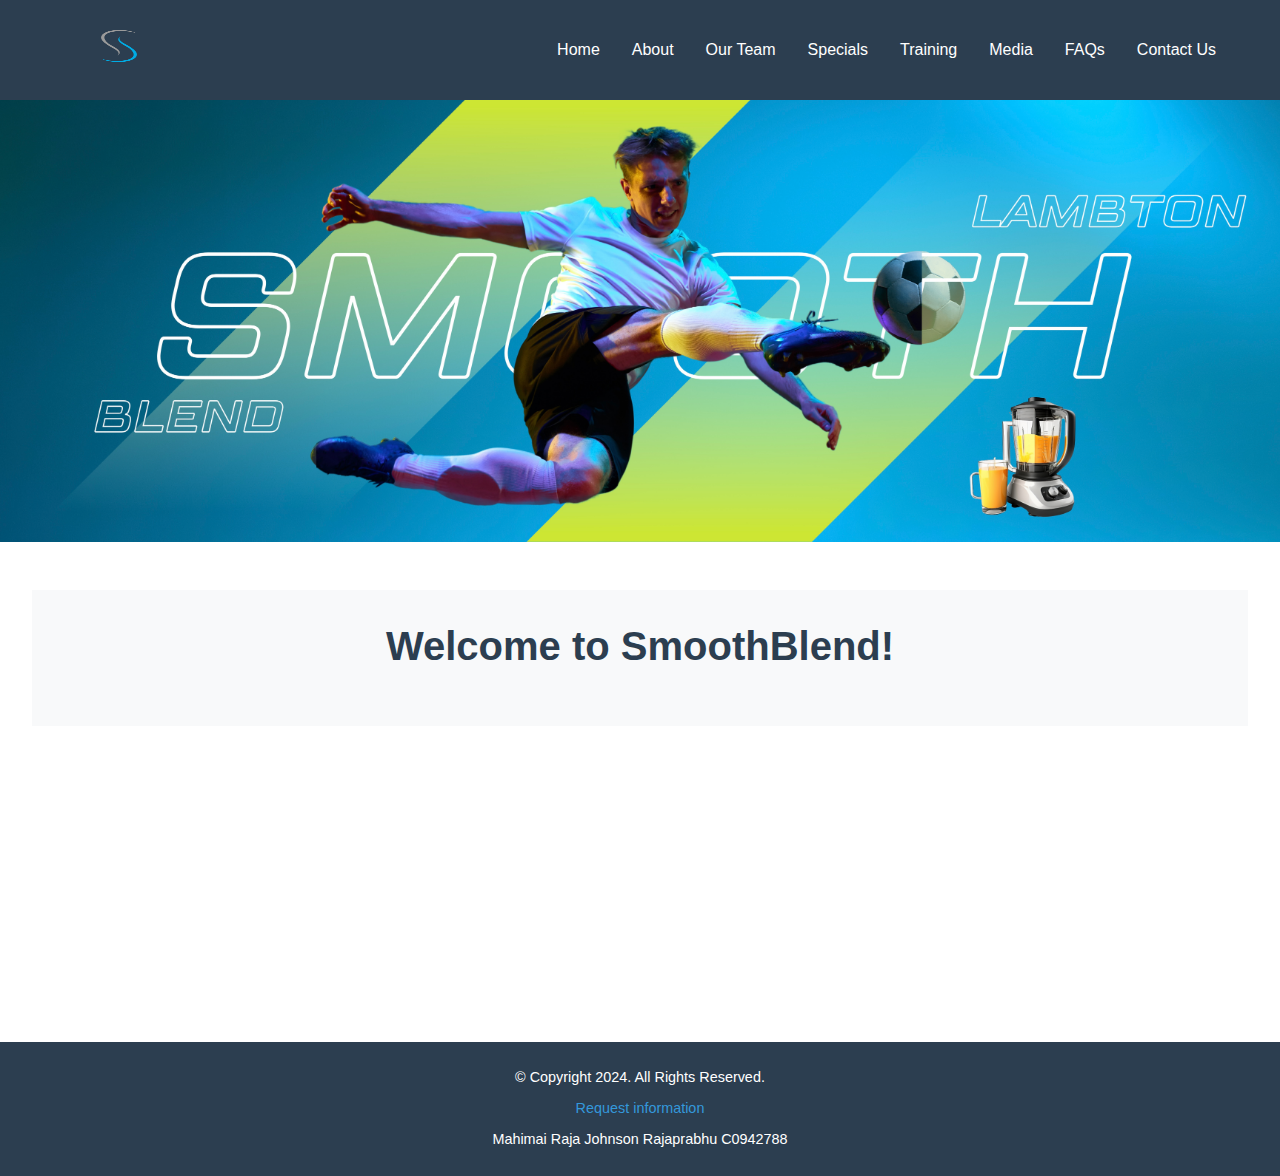
<file: index.html>
<!DOCTYPE html>
<html lang="en">
<head>
    <meta charset="UTF-8">
    <title>SmoothBlend</title>
    <meta name="viewport" content="width=device-width, initial-scale=1.0">
    <!-- Favicon -->
    <link rel="icon" type="image/x-icon" href="assets/favicon.ico">
    <link rel="apple-touch-icon" sizes="180x180" href="assets/logo.png">
    <link rel="icon" type="image/png" sizes="32x32" href="assets/logo.png">
    <link rel="icon" type="image/png" sizes="16x16" href="assets/logo.png">
    <!-- External CSS and JavaScript -->
    <link rel="stylesheet" href="styles/styles.css">
    <script src="script.js" defer></script>
</head>
<!-- 
    Author: Mahimai Raja Johnson Rajaprabhu
    Student Number: C0942788
-->
<body>


    <nav>
        <div class="logo">
            <a href="index.html">
                <img src="assets/logo.png" alt="SmoothBlend Logo" width="100" height="50">
            </a>
        </div>
        <ul class="nav-links">
            <li><a href="index.html">Home</a></li>
            <li><a href="about.html">About</a></li>
            <li><a href="team.html">Our Team</a></li>
            <li><a href="specials.html">Specials</a></li>
            <li><a href="training.html">Training</a></li>
            <li><a href="media.html">Media</a></li>
            <li><a href="faqs.html">FAQs</a></li>
            <li><a href="contact.html">Contact Us</a></li>
        </ul>
    </nav>

    <header>
        <img src="assets/banner.jpg" alt="SmoothBlend Banner" width="100%" height="350">
    </header>

    <main>
        <div class="welcome-section">
            <h1 id="welcome-message">Welcome to SmoothBlend!</h1>

        </div>
    </main>

    <footer>
        <p>© Copyright 2024. All Rights Reserved.</p>
        <p><a href="mailto:info@smoothblend.com">Request information</a></p>
        <p>Mahimai Raja Johnson Rajaprabhu   C0942788</p>
    </footer>
</body>
</html>
</file>
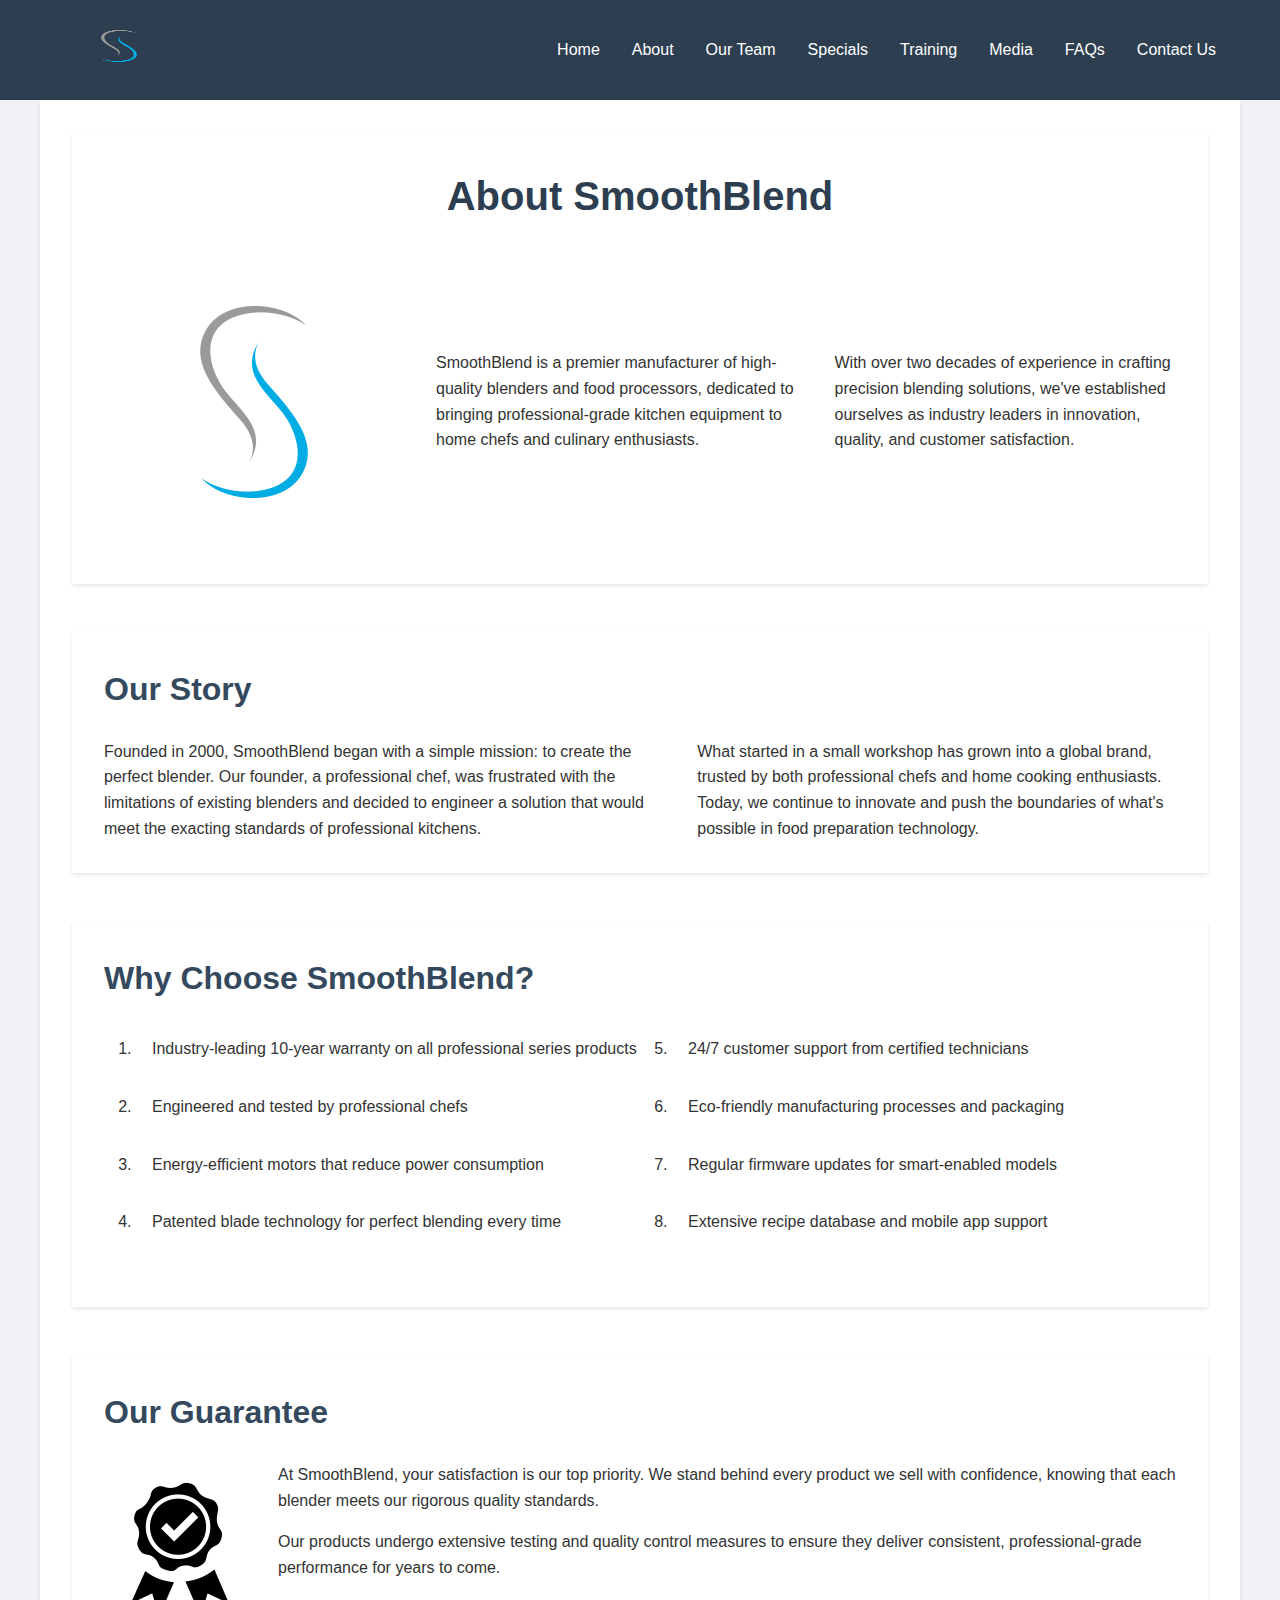
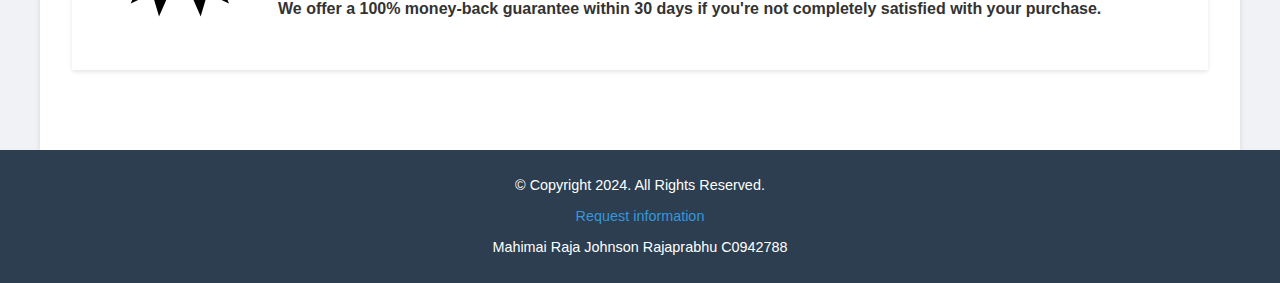
<file: about.html>
<!DOCTYPE html>
<html lang="en">
<head>
    <meta charset="UTF-8">
    <meta name="viewport" content="width=device-width, initial-scale=1.0">
    <title>About - SmoothBlend</title>
    <!-- External CSS and JavaScript -->
    <link rel="stylesheet" href="styles/styles.css">
    <link rel="stylesheet" href="styles/about.css">
    <!-- Favicon -->
    <link rel="icon" type="image/x-icon" href="assets/favicon.ico">
    <link rel="apple-touch-icon" sizes="180x180" href="assets/logo.png">
    <link rel="icon" type="image/png" sizes="32x32" href="assets/logo.png">
    <link rel="icon" type="image/png" sizes="16x16" href="assets/logo.png">
    <script src="script.js" defer></script>
</head>
<!-- 
    Author: Mahimai Raja Johnson Rajaprabhu
    Student Number: C0942788
-->
<body>
    <nav>
        <div class="logo">
            <a href="index.html">
                <img src="assets/logo.png" alt="SmoothBlend Logo" width="100" height="50">
            </a>
        </div>
        <ul class="nav-links">
            <li><a href="index.html">Home</a></li>
            <li><a href="about.html">About</a></li>
            <li><a href="team.html">Our Team</a></li>
            <li><a href="specials.html">Specials</a></li>
            <li><a href="training.html">Training</a></li>
            <li><a href="media.html">Media</a></li>
            <li><a href="faqs.html">FAQs</a></li>
            <li><a href="contact.html">Contact Us</a></li>
        </ul>
    </nav>

    <main class="about-container">
        <section class="about-section">
            <h1>About SmoothBlend</h1>
            <div class="about-content">
                <img src="assets/logo.png" alt="SmoothBlend Showroom" class="about-image">
                <p>SmoothBlend is a premier manufacturer of high-quality blenders and food processors, dedicated to bringing professional-grade kitchen equipment to home chefs and culinary enthusiasts.</p>
                <p>With over two decades of experience in crafting precision blending solutions, we've established ourselves as industry leaders in innovation, quality, and customer satisfaction.</p>
            </div>
        </section>

        <section class="story-section">
            <h2>Our Story</h2>
            <div class="story-content">
                <p>Founded in 2000, SmoothBlend began with a simple mission: to create the perfect blender. Our founder, a professional chef, was frustrated with the limitations of existing blenders and decided to engineer a solution that would meet the exacting standards of professional kitchens.</p>
                <p>What started in a small workshop has grown into a global brand, trusted by both professional chefs and home cooking enthusiasts. Today, we continue to innovate and push the boundaries of what's possible in food preparation technology.</p>
            </div>
        </section>

        <section class="reasons-section">
            <h2>Why Choose SmoothBlend?</h2>
            <ol class="reasons-list">
                <li>Industry-leading 10-year warranty on all professional series products</li>
                <li>Engineered and tested by professional chefs</li>
                <li>Energy-efficient motors that reduce power consumption</li>
                <li>Patented blade technology for perfect blending every time</li>
                <li>24/7 customer support from certified technicians</li>
                <li>Eco-friendly manufacturing processes and packaging</li>
                <li>Regular firmware updates for smart-enabled models</li>
                <li>Extensive recipe database and mobile app support</li>
            </ol>
        </section>

        <section class="guarantee-section">
            <h2>Our Guarantee</h2>
            <div class="guarantee-content">
                <img src="assets/quality.png" alt="Quality Guarantee Seal" class="guarantee-seal">
                <div class="guarantee-text">
                    <p>At SmoothBlend, your satisfaction is our top priority. We stand behind every product we sell with confidence, knowing that each blender meets our rigorous quality standards.</p>
                    <p>Our products undergo extensive testing and quality control measures to ensure they deliver consistent, professional-grade performance for years to come.</p>
                    <p><strong>We offer a 100% money-back guarantee within 30 days if you're not completely satisfied with your purchase.</strong></p>
                </div>
            </div>
        </section>
    </main>

    <footer>
        <p>© Copyright 2024. All Rights Reserved.</p>
        <p><a href="mailto:info@smoothblend.com">Request information</a></p>
        <p>Mahimai Raja Johnson Rajaprabhu   C0942788</p>
    </footer>
</body>
</html>
</file>
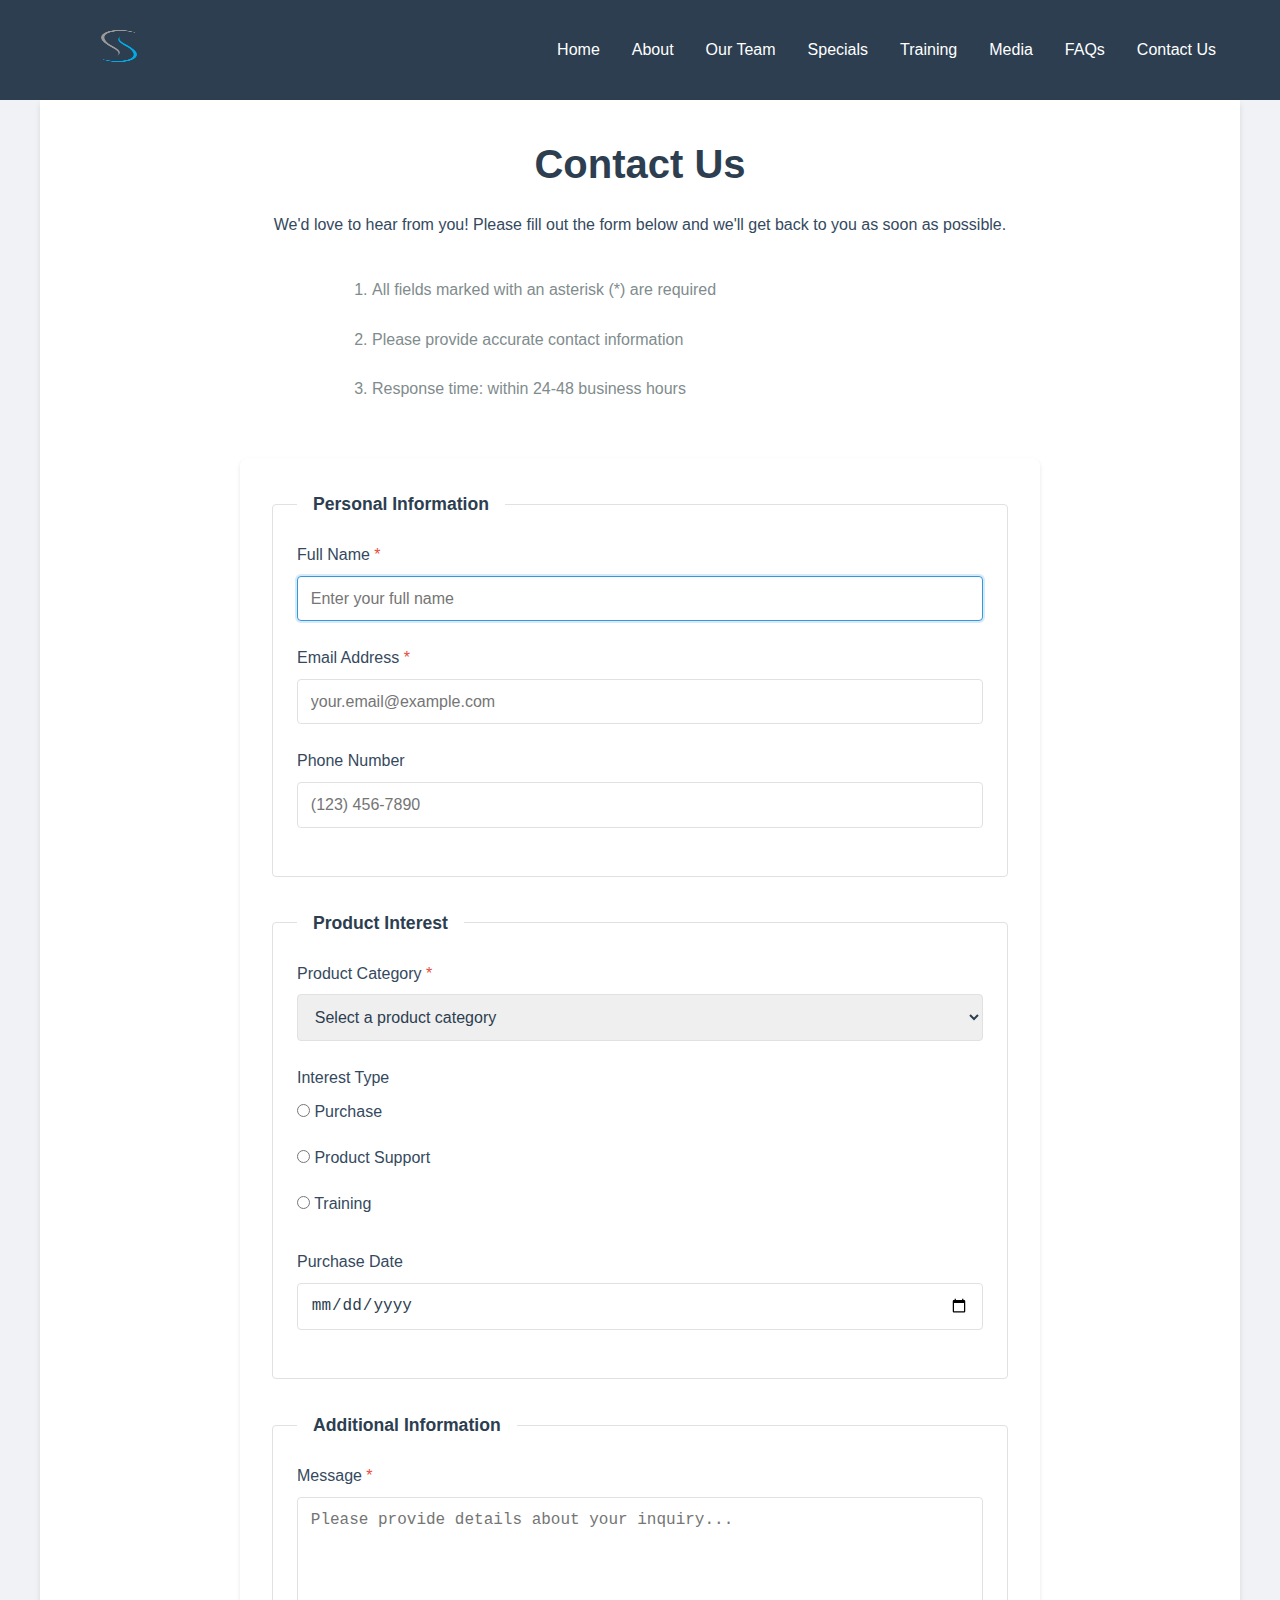
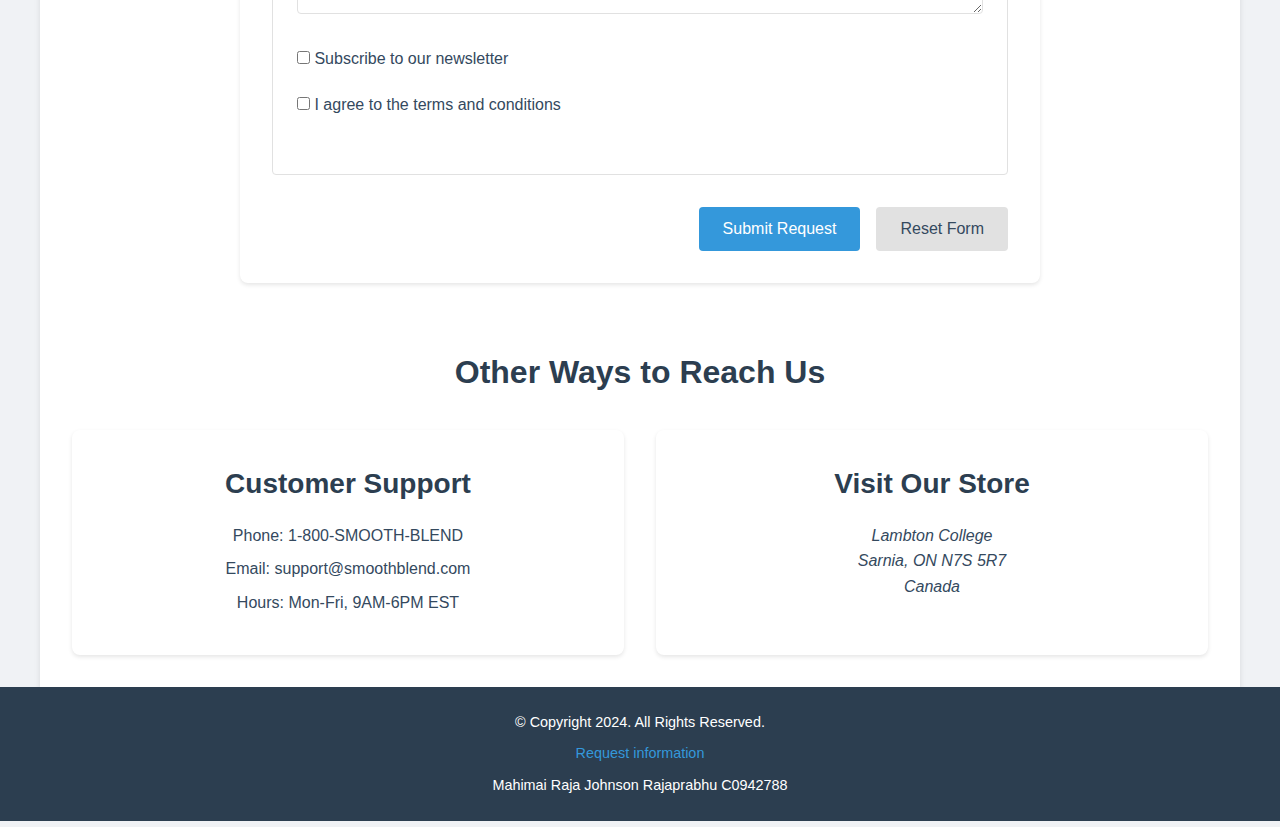
<file: contact.html>
<!DOCTYPE html>
<html lang="en">
<head>
    <meta charset="UTF-8">
    <meta name="viewport" content="width=device-width, initial-scale=1.0">
    <title>Contact Us - SmoothBlend</title>
    <!-- External CSS and JavaScript -->
    <link rel="stylesheet" href="styles/styles.css">
    <link rel="stylesheet" href="styles/contact.css">
    <!-- Favicon -->
    <link rel="icon" type="image/x-icon" href="assets/favicon.ico">
    <link rel="apple-touch-icon" sizes="180x180" href="assets/logo.png">
    <link rel="icon" type="image/png" sizes="32x32" href="assets/logo.png">
    <link rel="icon" type="image/png" sizes="16x16" href="assets/logo.png">
    <script src="script.js" defer></script>
</head>
<!-- 
    Author: Mahimai Raja Johnson Rajaprabhu
    Student Number: C0942788
-->
<body>
    <nav>
        <div class="logo">
            <a href="index.html">
                <img src="assets/logo.png" alt="SmoothBlend Logo" width="100" height="50">
            </a>
        </div>
        <ul class="nav-links">
            <li><a href="index.html">Home</a></li>
            <li><a href="about.html">About</a></li>
            <li><a href="team.html">Our Team</a></li>
            <li><a href="specials.html">Specials</a></li>
            <li><a href="training.html">Training</a></li>
            <li><a href="media.html">Media</a></li>
            <li><a href="faqs.html">FAQs</a></li>
            <li><a href="contact.html">Contact Us</a></li>
        </ul>
    </nav>

    <main class="contact-container">
        <section class="contact-intro">
            <h1>Contact Us</h1>
            <p>We'd love to hear from you! Please fill out the form below and we'll get back to you as soon as possible.</p>
            
            <ol class="form-instructions">
                <li>All fields marked with an asterisk (*) are required</li>
                <li>Please provide accurate contact information</li>
                <li>Response time: within 24-48 business hours</li>
            </ol>
        </section>

        <section class="contact-form-section">
            <form class="contact-form" action="#" method="POST">
                <fieldset>
                    <legend>Personal Information</legend>
                    
                    <div class="form-group">
                        <label for="fullname">Full Name</label>
                        <input type="text" id="fullname" name="fullname" required autofocus
                               placeholder="Enter your full name">
                    </div>

                    <div class="form-group">
                        <label for="email">Email Address</label>
                        <input type="email" id="email" name="email" required
                               placeholder="your.email@example.com">
                    </div>

                    <div class="form-group">
                        <label for="phone">Phone Number</label>
                        <input type="tel" id="phone" name="phone"
                               placeholder="(123) 456-7890">
                    </div>
                </fieldset>

                <fieldset>
                    <legend>Product Interest</legend>
                    
                    <div class="form-group">
                        <label for="product">Product Category</label>
                        <select id="product" name="product" required>
                            <option value="">Select a product category</option>
                            <option value="blender">Blenders</option>
                            <option value="processor">Food Processors</option>
                            <option value="juicer">Juicers</option>
                            <option value="accessories">Accessories</option>
                        </select>
                    </div>

                    <div class="form-group">
                        <label>Interest Type</label>
                        <div class="radio-group">
                            <label class="radio-label">
                                <input type="radio" name="interest" value="purchase" required>
                                Purchase
                            </label>
                            <label class="radio-label">
                                <input type="radio" name="interest" value="support" required>
                                Product Support
                            </label>
                            <label class="radio-label">
                                <input type="radio" name="interest" value="training" required>
                                Training
                            </label>
                        </div>
                    </div>

                    <div class="form-group">
                        <label for="purchase-date">Purchase Date</label>
                        <input type="date" id="purchase-date" name="purchase-date">
                    </div>
                </fieldset>

                <fieldset>
                    <legend>Additional Information</legend>
                    
                    <div class="form-group">
                        <label for="message">Message</label>
                        <textarea id="message" name="message" rows="5" required
                                  placeholder="Please provide details about your inquiry..."></textarea>
                    </div>

                    <div class="form-group checkbox-group">
                        <label class="checkbox-label">
                            <input type="checkbox" name="newsletter" value="yes">
                            Subscribe to our newsletter
                        </label>
                        <label class="checkbox-label">
                            <input type="checkbox" name="terms" value="accepted" required>
                            I agree to the terms and conditions
                        </label>
                    </div>
                </fieldset>

                <div class="form-actions">
                    <button type="submit" class="btn-submit">Submit Request</button>
                    <button type="reset" class="btn-reset">Reset Form</button>
                </div>
            </form>
        </section>

        <section class="contact-info">
            <h2>Other Ways to Reach Us</h2>
            <div class="contact-cards">
                <div class="contact-card">
                    <h3>Customer Support</h3>
                    <p>Phone: 1-800-SMOOTH-BLEND</p>
                    <p>Email: support@smoothblend.com</p>
                    <p>Hours: Mon-Fri, 9AM-6PM EST</p>
                </div>
                <div class="contact-card">
                    <h3>Visit Our Store</h3>
                    <address>
                        Lambton College<br>
                        Sarnia, ON N7S 5R7<br>
                        Canada
                    </address>
                </div>
            </div>
        </section>
    </main>

    <footer>
        <p>© Copyright 2024. All Rights Reserved.</p>
        <p><a href="mailto:info@smoothblend.com">Request information</a></p>
        <p>Mahimai Raja Johnson Rajaprabhu   C0942788</p>
    </footer>
</body>
</html>
</file>
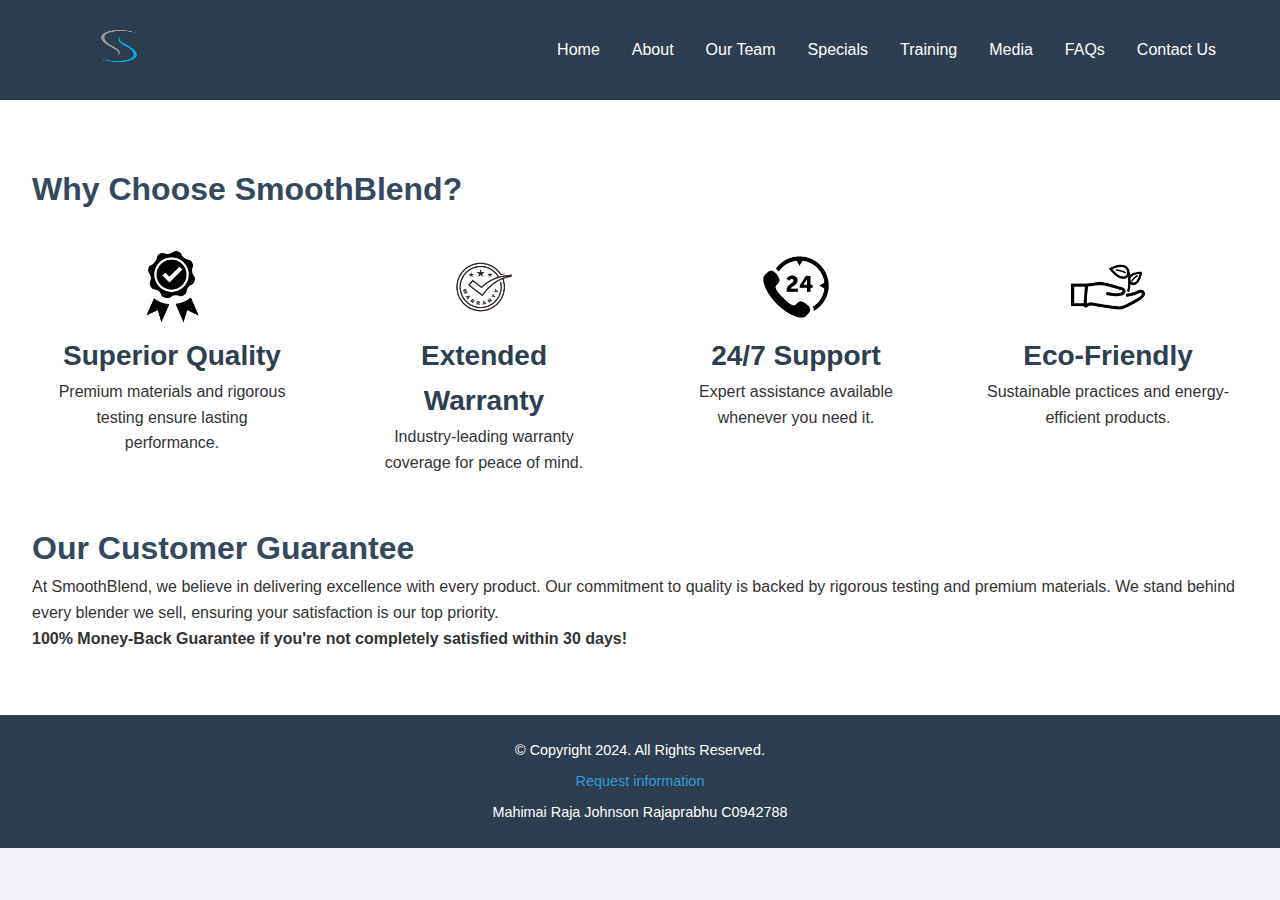
<file: specials.html>
<!DOCTYPE html>
<html lang="en">
<head>
    <meta charset="UTF-8">
    <meta name="viewport" content="width=device-width, initial-scale=1.0">
    <title>Specials - SmoothBlend</title>
    <!-- Favicon -->
    <link rel="icon" type="image/x-icon" href="assets/favicon.ico">
    <link rel="apple-touch-icon" sizes="180x180" href="assets/logo.png">
    <link rel="icon" type="image/png" sizes="32x32" href="assets/logo.png">
    <link rel="icon" type="image/png" sizes="16x16" href="assets/logo.png">
    <!-- External CSS and JavaScript -->
    <link rel="stylesheet" href="styles/styles.css">
    <script src="script.js" defer></script>
</head>
<!-- 
    Author: Mahimai Raja Johnson Rajaprabhu
    Student Number: C0942788
-->
<body>
    <!-- Navigation Bar -->
    <nav>
        <div class="logo">
            <a href="index.html">
                <img src="assets/logo.png" alt="SmoothBlend Logo" width="100" height="50">
            </a>
        </div>
        <ul class="nav-links">
            <li><a href="index.html">Home</a></li>
            <li><a href="about.html">About</a></li>
            <li><a href="team.html">Our Team</a></li>
            <li><a href="specials.html">Specials</a></li>
            <li><a href="training.html">Training</a></li>
            <li><a href="media.html">Media</a></li>
            <li><a href="faqs.html">FAQs</a></li>
            <li><a href="contact.html">Contact Us</a></li>
        </ul>
    </nav>


    <main>



        <!-- Why Choose Us Section -->
        <section class="why-choose-us">
            <h2>Why Choose SmoothBlend?</h2>
            <div class="reasons-grid">
                <div class="reason">
                    <img src="assets/quality.png" alt="Quality Icon" width="80" height="80">
                    <h3>Superior Quality</h3>
                    <p>Premium materials and rigorous testing ensure lasting performance.</p>
                </div>
                <div class="reason">
                    <img src="assets/warrenty.png" alt="Warranty Icon" width="80" height="80">
                    <h3>Extended Warranty</h3>
                    <p>Industry-leading warranty coverage for peace of mind.</p>
                </div>
                <div class="reason">
                    <img src="assets/support.png" alt="Support Icon" width="80" height="80">
                    <h3>24/7 Support</h3>
                    <p>Expert assistance available whenever you need it.</p>
                </div>
                <div class="reason">
                    <img src="assets/eco_friendly.png" alt="Eco-friendly Icon" width="80" height="80">
                    <h3>Eco-Friendly</h3>
                    <p>Sustainable practices and energy-efficient products.</p>
                </div>
            </div>
        </section>

                <!-- Customer Guarantee Section -->
                <section class="guarantee">
                    <h2>Our Customer Guarantee</h2>
                    <div class="guarantee-content">
                        <div class="guarantee-text">
                            <p>At SmoothBlend, we believe in delivering excellence with every product. Our commitment to quality 
                            is backed by rigorous testing and premium materials. We stand behind every blender we sell, ensuring 
                            your satisfaction is our top priority.</p>
                            <p><strong>100% Money-Back Guarantee if you're not completely satisfied within 30 days!</strong></p>
                     </div>
            </div>
        </section>
    </main>

    <!-- Footer Section -->
    <footer>
        <p>© Copyright 2024. All Rights Reserved.</p>
        <p><a href="mailto:info@smoothblend.com">Request information</a></p>
        <p>Mahimai Raja Johnson Rajaprabhu   C0942788</p>
    </footer>
</body>
</html>
</file>
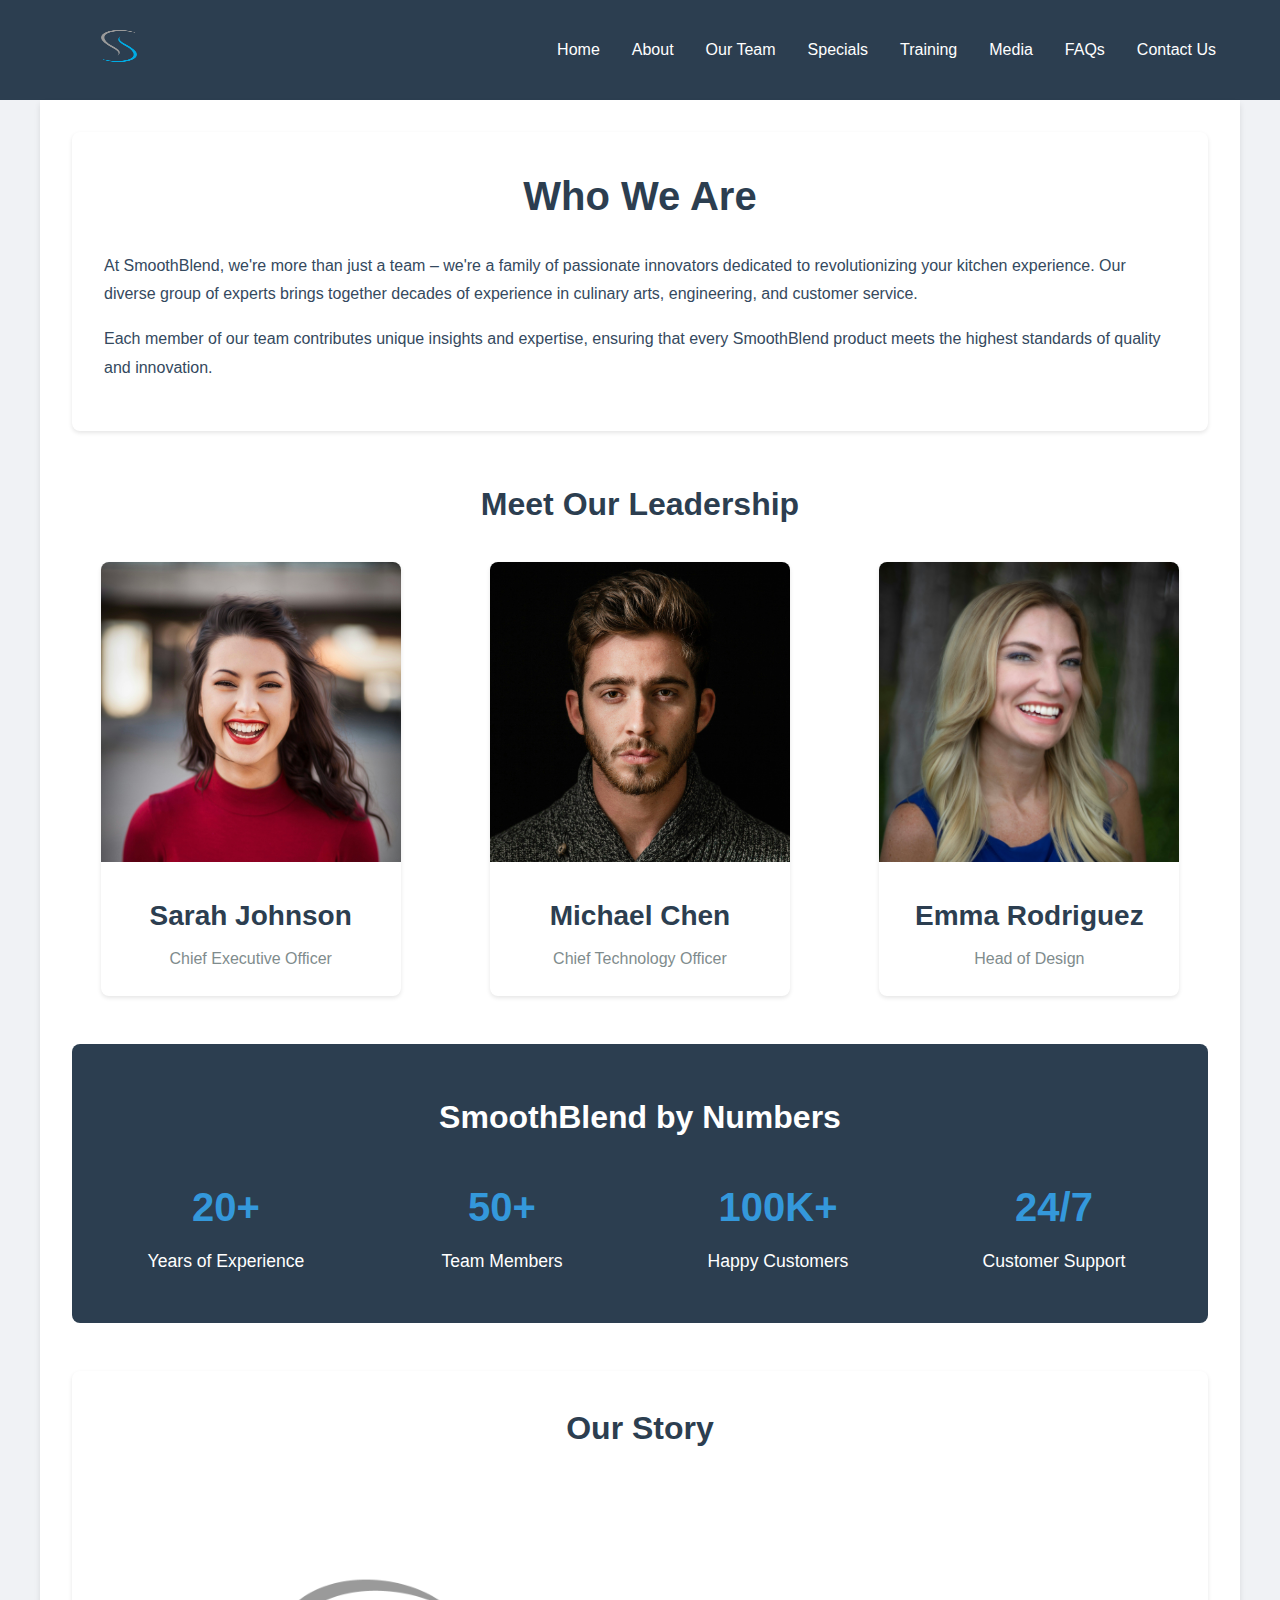
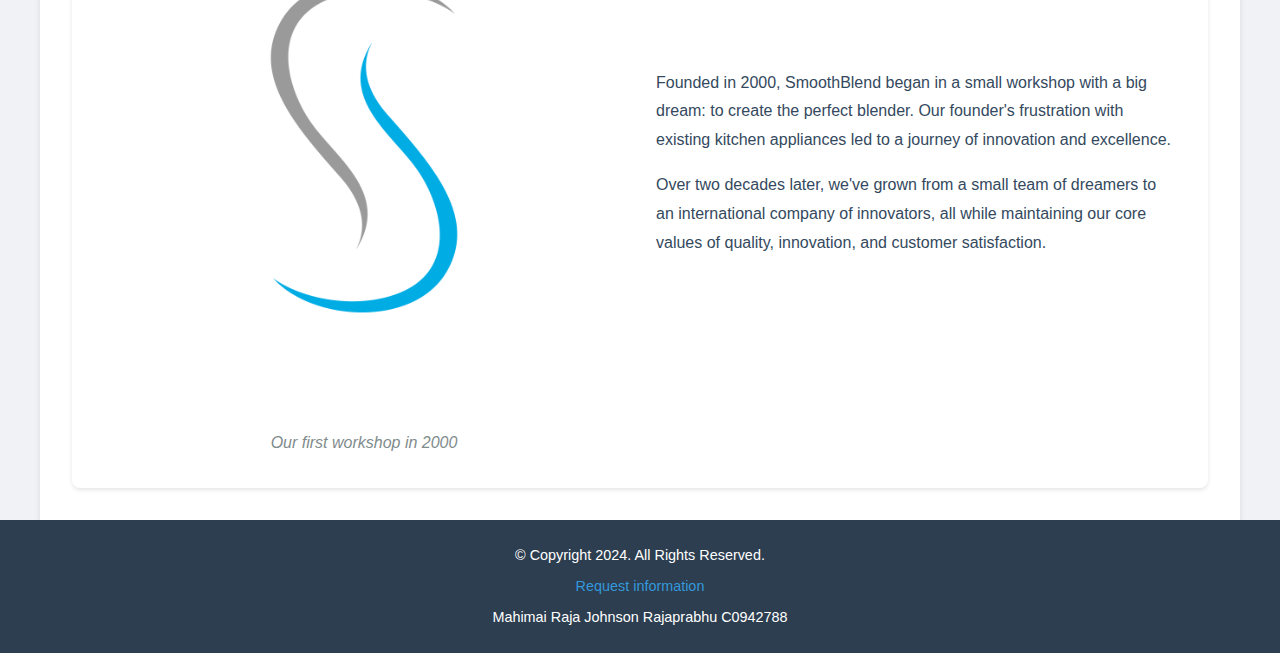
<file: team.html>
<!DOCTYPE html>
<html lang="en">
<head>
    <meta charset="UTF-8">
    <meta name="viewport" content="width=device-width, initial-scale=1.0">
    <title>Our Team - SmoothBlend</title>
    <!-- Favicon -->
    <link rel="icon" type="image/x-icon" href="assets/favicon.ico">
    <link rel="apple-touch-icon" sizes="180x180" href="assets/logo.png">
    <link rel="icon" type="image/png" sizes="32x32" href="assets/logo.png">
    <link rel="icon" type="image/png" sizes="16x16" href="assets/logo.png">
    <!-- External CSS and JavaScript -->
    <link rel="stylesheet" href="styles/styles.css">
    <link rel="stylesheet" href="styles/team.css">
    <script src="script.js" defer></script>
</head>
<!-- 
    Author: Mahimai Raja Johnson Rajaprabhu
    Student Number: C0942788
-->
<body>
    <nav>
        <div class="logo">
            <a href="index.html">
                <img src="assets/logo.png" alt="SmoothBlend Logo" width="100" height="50">
            </a>
        </div>
        <ul class="nav-links">
            <li><a href="index.html">Home</a></li>
            <li><a href="about.html">About</a></li>
            <li><a href="team.html">Our Team</a></li>
            <li><a href="specials.html">Specials</a></li>
            <li><a href="training.html">Training</a></li>
            <li><a href="media.html">Media</a></li>
            <li><a href="faqs.html">FAQs</a></li>
            <li><a href="contact.html">Contact Us</a></li>
        </ul>
    </nav>

    <main class="team-container">
        <article class="team-intro">
            <h1>Who We Are</h1>
            <p>At SmoothBlend, we're more than just a team – we're a family of passionate innovators dedicated to revolutionizing your kitchen experience. Our diverse group of experts brings together decades of experience in culinary arts, engineering, and customer service.</p>
            <p>Each member of our team contributes unique insights and expertise, ensuring that every SmoothBlend product meets the highest standards of quality and innovation.</p>
        </article>

        <section class="team-members">
            <h2>Meet Our Leadership</h2>
            <div class="team-grid">
                <figure class="team-member">
                    <img src="assets/person1.jpg" alt="Chief Executive Officer" width="300" height="300">
                    <figcaption>
                        <h3>Sarah Johnson</h3>
                        <p>Chief Executive Officer</p>
                    </figcaption>
                </figure>

                <figure class="team-member">
                    <img src="assets/person2.jpg" alt="Chief Technology Officer" width="300" height="300">
                    <figcaption>
                        <h3>Michael Chen</h3>
                        <p>Chief Technology Officer</p>
                    </figcaption>
                </figure>

                <figure class="team-member">
                    <img src="assets/person3.jpg" alt="Head of Design" width="300" height="300">
                    <figcaption>
                        <h3>Emma Rodriguez</h3>
                        <p>Head of Design</p>
                    </figcaption>
                </figure>
            </div>
        </section>

        <aside class="team-stats">
            <h2>SmoothBlend by Numbers</h2>
            <div class="stats-grid">
                <div class="stat-item">
                    <h3>20+</h3>
                    <p>Years of Experience</p>
                </div>
                <div class="stat-item">
                    <h3>50+</h3>
                    <p>Team Members</p>
                </div>
                <div class="stat-item">
                    <h3>100K+</h3>
                    <p>Happy Customers</p>
                </div>
                <div class="stat-item">
                    <h3>24/7</h3>
                    <p>Customer Support</p>
                </div>
            </div>
        </aside>

        <section class="our-story">
            <h2>Our Story</h2>
            <div class="story-content">
                <figure class="story-image">
                    <img src="assets/logo.png" alt="SmoothBlend's First Workshop" width="400" height="300">
                    <figcaption>Our first workshop in 2000</figcaption>
                </figure>
                <div class="story-text">
                    <p>Founded in 2000, SmoothBlend began in a small workshop with a big dream: to create the perfect blender. Our founder's frustration with existing kitchen appliances led to a journey of innovation and excellence.</p>
                    <p>Over two decades later, we've grown from a small team of dreamers to an international company of innovators, all while maintaining our core values of quality, innovation, and customer satisfaction.</p>
                </div>
            </div>
        </section>
    </main>

    <footer>
        <p>© Copyright 2024. All Rights Reserved.</p>
        <p><a href="mailto:info@smoothblend.com">Request information</a></p>
        <p>Mahimai Raja Johnson Rajaprabhu   C0942788</p>
    </footer>
</body>
</html>
</file>
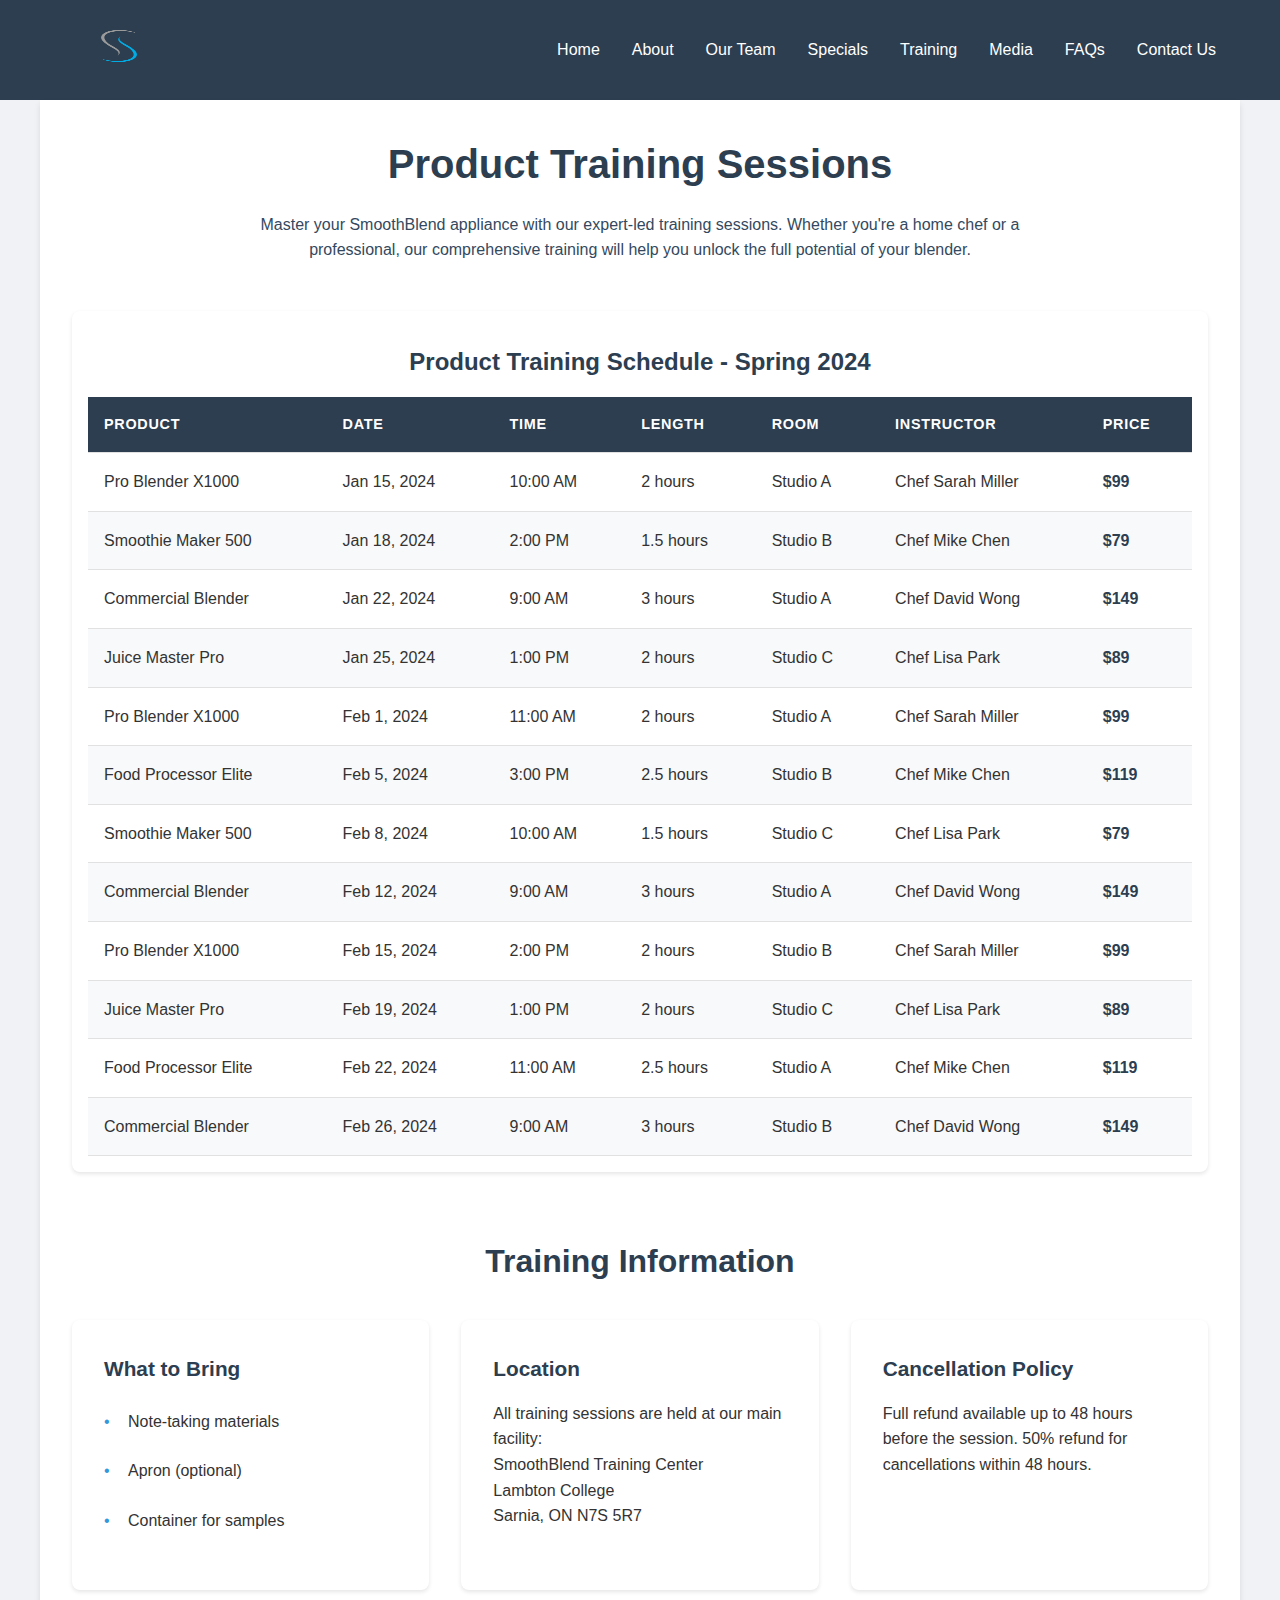
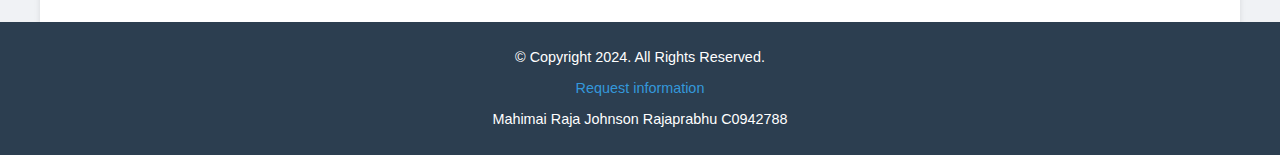
<file: training.html>
<!DOCTYPE html>
<html lang="en">
<head>
    <meta charset="UTF-8">
    <meta name="viewport" content="width=device-width, initial-scale=1.0">
    <title>Training - SmoothBlend</title>
    <!-- Favicon -->
    <link rel="icon" type="image/x-icon" href="assets/favicon.ico">
    <link rel="apple-touch-icon" sizes="180x180" href="assets/logo.png">
    <link rel="icon" type="image/png" sizes="32x32" href="assets/logo.png">
    <link rel="icon" type="image/png" sizes="16x16" href="assets/logo.png">
    <!-- External CSS and JavaScript -->
    <link rel="stylesheet" href="styles/styles.css">
    <link rel="stylesheet" href="styles/training.css">
    <script src="script.js" defer></script>
</head>
<!-- 
    Author: Mahimai Raja Johnson Rajaprabhu
    Student Number: C0942788
-->
<body>
    <nav>
        <div class="logo">
            <a href="index.html">
                <img src="assets/logo.png" alt="SmoothBlend Logo" width="100" height="50">
            </a>
        </div>
        <ul class="nav-links">
            <li><a href="index.html">Home</a></li>
            <li><a href="about.html">About</a></li>
            <li><a href="team.html">Our Team</a></li>
            <li><a href="specials.html">Specials</a></li>
            <li><a href="training.html">Training</a></li>
            <li><a href="media.html">Media</a></li>
            <li><a href="faqs.html">FAQs</a></li>
            <li><a href="contact.html">Contact Us</a></li>
        </ul>
    </nav>

    <main class="training-container">
        <section class="training-intro">
            <h1>Product Training Sessions</h1>
            <p>Master your SmoothBlend appliance with our expert-led training sessions. Whether you're a home chef or a professional, our comprehensive training will help you unlock the full potential of your blender.</p>
        </section>

        <section class="schedule-section">
            <div class="table-container">
                <table class="training-schedule">
                    <caption>Product Training Schedule - Spring 2024</caption>
                    <thead>
                        <tr>
                            <th>Product</th>
                            <th>Date</th>
                            <th>Time</th>
                            <th>Length</th>
                            <th>Room</th>
                            <th>Instructor</th>
                            <th>Price</th>
                        </tr>
                    </thead>
                    <tbody>
                        <tr>
                            <td>Pro Blender X1000</td>
                            <td>Jan 15, 2024</td>
                            <td>10:00 AM</td>
                            <td>2 hours</td>
                            <td>Studio A</td>
                            <td>Chef Sarah Miller</td>
                            <td>$99</td>
                        </tr>
                        <tr>
                            <td>Smoothie Maker 500</td>
                            <td>Jan 18, 2024</td>
                            <td>2:00 PM</td>
                            <td>1.5 hours</td>
                            <td>Studio B</td>
                            <td>Chef Mike Chen</td>
                            <td>$79</td>
                        </tr>
                        <tr>
                            <td>Commercial Blender</td>
                            <td>Jan 22, 2024</td>
                            <td>9:00 AM</td>
                            <td>3 hours</td>
                            <td>Studio A</td>
                            <td>Chef David Wong</td>
                            <td>$149</td>
                        </tr>
                        <tr>
                            <td>Juice Master Pro</td>
                            <td>Jan 25, 2024</td>
                            <td>1:00 PM</td>
                            <td>2 hours</td>
                            <td>Studio C</td>
                            <td>Chef Lisa Park</td>
                            <td>$89</td>
                        </tr>
                        <tr>
                            <td>Pro Blender X1000</td>
                            <td>Feb 1, 2024</td>
                            <td>11:00 AM</td>
                            <td>2 hours</td>
                            <td>Studio A</td>
                            <td>Chef Sarah Miller</td>
                            <td>$99</td>
                        </tr>
                        <tr>
                            <td>Food Processor Elite</td>
                            <td>Feb 5, 2024</td>
                            <td>3:00 PM</td>
                            <td>2.5 hours</td>
                            <td>Studio B</td>
                            <td>Chef Mike Chen</td>
                            <td>$119</td>
                        </tr>
                        <tr>
                            <td>Smoothie Maker 500</td>
                            <td>Feb 8, 2024</td>
                            <td>10:00 AM</td>
                            <td>1.5 hours</td>
                            <td>Studio C</td>
                            <td>Chef Lisa Park</td>
                            <td>$79</td>
                        </tr>
                        <tr>
                            <td>Commercial Blender</td>
                            <td>Feb 12, 2024</td>
                            <td>9:00 AM</td>
                            <td>3 hours</td>
                            <td>Studio A</td>
                            <td>Chef David Wong</td>
                            <td>$149</td>
                        </tr>
                        <tr>
                            <td>Pro Blender X1000</td>
                            <td>Feb 15, 2024</td>
                            <td>2:00 PM</td>
                            <td>2 hours</td>
                            <td>Studio B</td>
                            <td>Chef Sarah Miller</td>
                            <td>$99</td>
                        </tr>
                        <tr>
                            <td>Juice Master Pro</td>
                            <td>Feb 19, 2024</td>
                            <td>1:00 PM</td>
                            <td>2 hours</td>
                            <td>Studio C</td>
                            <td>Chef Lisa Park</td>
                            <td>$89</td>
                        </tr>
                        <tr>
                            <td>Food Processor Elite</td>
                            <td>Feb 22, 2024</td>
                            <td>11:00 AM</td>
                            <td>2.5 hours</td>
                            <td>Studio A</td>
                            <td>Chef Mike Chen</td>
                            <td>$119</td>
                        </tr>
                        <tr>
                            <td>Commercial Blender</td>
                            <td>Feb 26, 2024</td>
                            <td>9:00 AM</td>
                            <td>3 hours</td>
                            <td>Studio B</td>
                            <td>Chef David Wong</td>
                            <td>$149</td>
                        </tr>
                    </tbody>
                </table>
            </div>
        </section>

        <section class="training-info">
            <h2>Training Information</h2>
            <div class="info-grid">
                <div class="info-card">
                    <h3>What to Bring</h3>
                    <ul>
                        <li>Note-taking materials</li>
                        <li>Apron (optional)</li>
                        <li>Container for samples</li>
                    </ul>
                </div>
                <div class="info-card">
                    <h3>Location</h3>
                    <p>All training sessions are held at our main facility:</p>
                    <address>
                        SmoothBlend Training Center<br>
                        Lambton College<br>
                        Sarnia, ON N7S 5R7
                    </address>
                </div>
                <div class="info-card">
                    <h3>Cancellation Policy</h3>
                    <p>Full refund available up to 48 hours before the session. 50% refund for cancellations within 48 hours.</p>
                </div>
            </div>
        </section>
    </main>

    <footer>
        <p>© Copyright 2024. All Rights Reserved.</p>
        <p><a href="mailto:info@smoothblend.com">Request information</a></p>
        <p>Mahimai Raja Johnson Rajaprabhu   C0942788</p>
    </footer>
</body>
</html>
</file>
<file: styles/about.css>
/* About Page Styles */
.about-container {
    max-width: 1200px;
    margin: 0 auto;
    padding: 2rem;
}

/* Section Styles */
.about-section,
.story-section,
.reasons-section,
.guarantee-section {
    margin-bottom: 3rem;
    background-color: #ffffff;
    padding: 2rem;
    box-shadow: 0 2px 4px rgba(0, 0, 0, 0.1);
}

/* Heading Styles */
.about-container h1 {
    font-size: 2.5rem;
    color: #2c3e50;
    margin-bottom: 1.5rem;
    text-align: center;
}

.about-container h2 {
    font-size: 2rem;
    color: #34495e;
    margin-bottom: 1.5rem;
}

/* Content Styles */
.about-content,
.story-content,
.guarantee-content {
    display: flex;
    flex-direction: column;
    gap: 1.5rem;
}

.about-image {
    width: 100%;
    max-width: 400px;
    height: auto;
    margin: 0 auto;
}

/* Reasons List Styles */
.reasons-list {
    padding-left: 2rem;
    counter-reset: reasons-counter;
}

.reasons-list li {
    margin-bottom: 1rem;
    position: relative;
    padding-left: 1rem;
    counter-increment: reasons-counter;
}


/* Guarantee Section Styles */
.guarantee-seal {
    width: 150px;
    height: 150px;
    margin: 0 auto;
}

.guarantee-text {
    text-align: center;
}

.guarantee-text p {
    margin-bottom: 1rem;
    line-height: 1.6;
}

/* Responsive Design */
/* Mobile Viewport */
@media screen and (max-width: 480px) {
    .about-container {
        padding: 1rem;
    }

    .about-container h1 {
        font-size: 2rem;
    }

    .about-container h2 {
        font-size: 1.5rem;
    }

    .about-section,
    .story-section,
    .reasons-section,
    .guarantee-section {
        padding: 1rem;
        margin-bottom: 1.5rem;
    }
}

/* Tablet Viewport */
@media screen and (min-width: 481px) and (max-width: 768px) {
    .about-container {
        padding: 1.5rem;
    }

    .about-image {
        max-width: 300px;
    }
}

/* Desktop Viewport */
@media screen and (min-width: 769px) {
    .about-content,
    .story-content {
        flex-direction: row;
        align-items: center;
        gap: 2rem;
    }

    .about-image {
        max-width: 300px;
    }

    .guarantee-content {
        flex-direction: row;
        align-items: center;
        text-align: left;
    }

    .guarantee-text {
        text-align: left;
    }

    .reasons-list {
        columns: 2;
        column-gap: 2rem;
    }
}

/* Hover Effects */
.about-section,
.story-section,
.reasons-section,
.guarantee-section {
    transition: transform 0.3s ease;
}

.about-section:hover,
.story-section:hover,
.reasons-section:hover,
.guarantee-section:hover {
    transform: translateY(-5px);
}

/* Print Styles */
@media print {
    .about-container {
        max-width: none;
        padding: 0;
    }

    .about-section,
    .story-section,
    .reasons-section,
    .guarantee-section {
        box-shadow: none;
        margin-bottom: 2rem;
        page-break-inside: avoid;
    }
}

/* Navigation Styles */
nav {
    display: flex;
    justify-content: space-between;
    align-items: center;
    padding: 1rem 2rem;
    background-color: #2c3e50;
    width: 100%;
}

.nav-links {
    display: flex;
    gap: 1rem;
    margin: 0;
    padding: 0;
    list-style: none;
}

.nav-links li {
    margin: 0;
    padding: 0;
}

.nav-links a {
    color: white;
    text-decoration: none;
    font-size: 0.9rem;
    transition: color 0.3s ease;
    white-space: nowrap;
}

.nav-links a:hover {
    color: #3498db;
}

/* Header Styles */
header {
    width: 100%;
    display: block;
}

header img {
    width: 100%;
    height: auto;
    display: block;
}

/* Mobile Styles */
@media screen and (max-width: 480px) {
    nav {
        flex-direction: column;
        padding: 1rem;
    }

    .logo {
        margin-bottom: 1rem;
    }

    .nav-links {
        flex-direction: column;
        align-items: center;
        gap: 1rem;
    }

    header {
        display: none;
    }
}

/* Tablet Styles */
@media screen and (min-width: 481px) and (max-width: 768px) {
    nav {
        flex-direction: row;
        padding: 0.8rem 1rem;
    }

    .logo {
        margin: 0;
        max-width: 80px;
    }

    .logo img {
        width: 100%;
        height: auto;
    }

    .nav-links {
        flex-direction: row;
        gap: 0.8rem;
        justify-content: flex-end;
        align-items: center;
    }

    .nav-links a {
        font-size: 0.85rem;
        padding: 0.3rem 0.5rem;
    }
}

/* Desktop Styles */
@media screen and (min-width: 769px) {
    nav {
        padding: 1rem 4rem;
    }

    .nav-links {
        gap: 2rem;
    }

    .nav-links a {
        font-size: 1rem;
    }
}
</file>
<file: styles/contact.css>
/* Contact Page Styles */
.contact-container {
    max-width: 1200px;
    margin: 0 auto;
    padding: 2rem;
}

/* Contact Intro Section */
.contact-intro {
    text-align: center;
    margin-bottom: 3rem;
}

.contact-intro h1 {
    color: #2c3e50;
    font-size: 2.5rem;
    margin-bottom: 1rem;
}

.contact-intro p {
    color: #34495e;
    line-height: 1.6;
    max-width: 800px;
    margin: 0 auto 2rem;
}

.form-instructions {
    max-width: 600px;
    margin: 0 auto;
    text-align: left;
    color: #7f8c8d;
    line-height: 1.6;
}

.form-instructions li {
    margin-bottom: 0.5rem;
}

/* Form Section */
.contact-form-section {
    max-width: 800px;
    margin: 0 auto;
}

.contact-form {
    background-color: #ffffff;
    padding: 2rem;
    border-radius: 8px;
    box-shadow: 0 2px 4px rgba(0, 0, 0, 0.1);
}

/* Fieldset Styles */
fieldset {
    border: 1px solid #e1e1e1;
    border-radius: 4px;
    padding: 1.5rem;
    margin-bottom: 2rem;
}

legend {
    color: #2c3e50;
    font-weight: 600;
    padding: 0 1rem;
    font-size: 1.1rem;
}

/* Form Groups */
.form-group {
    margin-bottom: 1.5rem;
}

.form-group label {
    display: block;
    color: #34495e;
    margin-bottom: 0.5rem;
    font-weight: 500;
}

/* Input Styles */
input[type="text"],
input[type="email"],
input[type="tel"],
input[type="date"],
select,
textarea {
    width: 100%;
    padding: 0.8rem;
    border: 1px solid #e1e1e1;
    border-radius: 4px;
    font-size: 1rem;
    color: #2c3e50;
    transition: border-color 0.3s ease;
}

input[type="text"]:focus,
input[type="email"]:focus,
input[type="tel"]:focus,
input[type="date"]:focus,
select:focus,
textarea:focus {
    border-color: #3498db;
    outline: none;
    box-shadow: 0 0 0 2px rgba(52, 152, 219, 0.2);
}

/* Radio and Checkbox Groups */
.radio-group,
.checkbox-group {
    display: flex;
    flex-direction: column;
    gap: 0.8rem;
}

.radio-label,
.checkbox-label {
    display: flex;
    align-items: center;
    gap: 0.5rem;
    cursor: pointer;
}

input[type="radio"],
input[type="checkbox"] {
    cursor: pointer;
}

/* Button Styles */
.form-actions {
    display: flex;
    gap: 1rem;
    justify-content: flex-end;
    margin-top: 2rem;
}

.btn-submit,
.btn-reset {
    padding: 0.8rem 1.5rem;
    border: none;
    border-radius: 4px;
    font-size: 1rem;
    cursor: pointer;
    transition: all 0.3s ease;
}

.btn-submit {
    background-color: #3498db;
    color: white;
}

.btn-submit:hover {
    background-color: #2980b9;
}

.btn-reset {
    background-color: #e1e1e1;
    color: #34495e;
}

.btn-reset:hover {
    background-color: #d1d1d1;
}

/* Contact Info Section */
.contact-info {
    margin-top: 4rem;
    text-align: center;
}

.contact-info h2 {
    color: #2c3e50;
    font-size: 2rem;
    margin-bottom: 2rem;
}

.contact-cards {
    display: grid;
    grid-template-columns: repeat(auto-fit, minmax(250px, 1fr));
    gap: 2rem;
    margin-top: 2rem;
}

.contact-card {
    background-color: #ffffff;
    padding: 2rem;
    border-radius: 8px;
    box-shadow: 0 2px 4px rgba(0, 0, 0, 0.1);
}

.contact-card h3 {
    color: #2c3e50;
    margin-bottom: 1rem;
}

.contact-card p,
.contact-card address {
    color: #34495e;
    line-height: 1.6;
    margin-bottom: 0.5rem;
}

/* Required Field Indicator */
label[for]:after {
    content: attr(for);
    display: none;
}

label[for]:has(+ input[required]):after,
label[for]:has(+ select[required]):after,
label[for]:has(+ textarea[required]):after {
    content: " *";
    color: #e74c3c;
    display: inline;
}

/* Responsive Design */
@media screen and (max-width: 768px) {
    .contact-container {
        padding: 1rem;
    }

    .contact-intro h1 {
        font-size: 2rem;
    }

    .contact-form {
        padding: 1.5rem;
    }

    fieldset {
        padding: 1rem;
    }

    .form-actions {
        flex-direction: column;
    }

    .btn-submit,
    .btn-reset {
        width: 100%;
    }
}

@media screen and (max-width: 480px) {
    .contact-intro h1 {
        font-size: 1.8rem;
    }

    .form-instructions {
        font-size: 0.9rem;
    }

    .contact-form {
        padding: 1rem;
    }

    fieldset {
        padding: 0.8rem;
    }

    .radio-group,
    .checkbox-group {
        gap: 0.5rem;
    }
}

/* Print Styles */
@media print {
    .contact-form {
        box-shadow: none;
    }

    .btn-submit,
    .btn-reset {
        display: none;
    }

    fieldset {
        border: 1px solid #000;
    }
}
</file>
<file: styles/team.css>
/* Team Page Styles */
.team-container {
    max-width: 1200px;
    margin: 0 auto;
    padding: 2rem;
}

/* Article Styles */
.team-intro {
    background-color: #ffffff;
    padding: 2rem;
    margin-bottom: 3rem;
    border-radius: 8px;
    box-shadow: 0 2px 4px rgba(0, 0, 0, 0.1);
}

.team-intro h1 {
    color: #2c3e50;
    font-size: 2.5rem;
    margin-bottom: 1.5rem;
    text-align: center;
}

.team-intro p {
    line-height: 1.8;
    margin-bottom: 1rem;
    color: #34495e;
}

/* Team Members Section */
.team-members {
    margin-bottom: 3rem;
}

.team-members h2 {
    color: #2c3e50;
    font-size: 2rem;
    margin-bottom: 2rem;
    text-align: center;
}

.team-grid {
    display: grid;
    grid-template-columns: repeat(auto-fit, minmax(300px, 1fr));
    gap: 2rem;
    justify-items: center;
}

/* Figure Styles */
.team-member {
    background-color: #ffffff;
    border-radius: 8px;
    overflow: hidden;
    box-shadow: 0 2px 4px rgba(0, 0, 0, 0.1);
    transition: transform 0.3s ease;
    margin: 0;
}

.team-member:hover {
    transform: translateY(-5px);
}

.team-member img {
    width: 100%;
    height: 300px;
    object-fit: cover;
}

.team-member figcaption {
    padding: 1.5rem;
    text-align: center;
}

.team-member h3 {
    color: #2c3e50;
    margin-bottom: 0.5rem;
}

.team-member p {
    color: #7f8c8d;
}

/* Aside Styles */
.team-stats {
    background-color: #2c3e50;
    color: white;
    padding: 3rem 2rem;
    margin: 3rem 0;
    border-radius: 8px;
    text-align: center;
}

.team-stats h2 {
    font-size: 2rem;
    margin-bottom: 2rem;
    color: #ffffff;
}

.stats-grid {
    display: grid;
    grid-template-columns: repeat(auto-fit, minmax(200px, 1fr));
    gap: 2rem;
}

.stat-item h3 {
    font-size: 2.5rem;
    color: #3498db;
    margin-bottom: 0.5rem;
}

.stat-item p {
    font-size: 1.1rem;
}

/* Story Section */
.our-story {
    background-color: #ffffff;
    padding: 2rem;
    border-radius: 8px;
    box-shadow: 0 2px 4px rgba(0, 0, 0, 0.1);
}

.our-story h2 {
    color: #2c3e50;
    font-size: 2rem;
    margin-bottom: 2rem;
    text-align: center;
}

.story-content {
    display: grid;
    grid-template-columns: 1fr 1fr;
    gap: 2rem;
    align-items: center;
}

.story-image {
    margin: 0;
}

.story-image img {
    width: 100%;
    height: auto;
    border-radius: 8px;
}

.story-image figcaption {
    text-align: center;
    margin-top: 1rem;
    color: #7f8c8d;
    font-style: italic;
}

.story-text {
    line-height: 1.8;
}

.story-text p {
    margin-bottom: 1rem;
    color: #34495e;
}

/* Responsive Design */
@media screen and (max-width: 768px) {
    .team-container {
        padding: 1rem;
    }

    .team-intro h1 {
        font-size: 2rem;
    }

    .team-grid {
        grid-template-columns: 1fr;
    }

    .stats-grid {
        grid-template-columns: repeat(2, 1fr);
    }

    .story-content {
        grid-template-columns: 1fr;
        gap: 1rem;
    }

    .story-image {
        margin-bottom: 1rem;
    }
}

@media screen and (max-width: 480px) {
    .stats-grid {
        grid-template-columns: 1fr;
    }

    .team-stats {
        padding: 2rem 1rem;
    }

    .team-member {
        width: 100%;
    }
}
</file>
<file: styles/training.css>
/* Training Page Styles */
.training-container {
    max-width: 1200px;
    margin: 0 auto;
    padding: 2rem;
}

/* Training Intro Section */
.training-intro {
    text-align: center;
    margin-bottom: 3rem;
}

.training-intro h1 {
    color: #2c3e50;
    font-size: 2.5rem;
    margin-bottom: 1rem;
}

.training-intro p {
    color: #34495e;
    line-height: 1.6;
    max-width: 800px;
    margin: 0 auto;
}

/* Table Styles */
.table-container {
    overflow-x: auto;
    margin-bottom: 3rem;
    background-color: #ffffff;
    border-radius: 8px;
    box-shadow: 0 2px 4px rgba(0, 0, 0, 0.1);
    padding: 1rem;
}

.training-schedule {
    width: 100%;
    border-collapse: collapse;
    margin: 0 auto;
    background-color: #ffffff;
}

.training-schedule caption {
    font-size: 1.5rem;
    color: #2c3e50;
    padding: 1rem;
    font-weight: bold;
    text-align: center;
}

.training-schedule th,
.training-schedule td {
    padding: 1rem;
    text-align: left;
    border-bottom: 1px solid #e1e1e1;
}

.training-schedule th {
    background-color: #2c3e50;
    color: white;
    font-weight: 600;
    text-transform: uppercase;
    font-size: 0.9rem;
    letter-spacing: 0.05em;
}

/* Alternating Row Colors */
.training-schedule tbody tr:nth-child(even) {
    background-color: #f8f9fa;
}

/* Row Hover Effect */
.training-schedule tbody tr:hover {
    background-color: #e8f4f8;
    transition: background-color 0.3s ease;
}

/* Price Column Styling */
.training-schedule td:last-child {
    font-weight: bold;
    color: #2c3e50;
}

/* Training Info Section */
.training-info {
    margin-top: 4rem;
}

.training-info h2 {
    color: #2c3e50;
    font-size: 2rem;
    text-align: center;
    margin-bottom: 2rem;
}

.info-grid {
    display: grid;
    grid-template-columns: repeat(auto-fit, minmax(300px, 1fr));
    gap: 2rem;
    margin-top: 2rem;
}

.info-card {
    background-color: #ffffff;
    padding: 2rem;
    border-radius: 8px;
    box-shadow: 0 2px 4px rgba(0, 0, 0, 0.1);
}

.info-card h3 {
    color: #2c3e50;
    margin-bottom: 1rem;
    font-size: 1.3rem;
}

.info-card ul {
    list-style-type: none;
    padding: 0;
}

.info-card ul li {
    margin-bottom: 0.5rem;
    padding-left: 1.5rem;
    position: relative;
}

.info-card ul li::before {
    content: "•";
    color: #3498db;
    position: absolute;
    left: 0;
}

.info-card address {
    font-style: normal;
    line-height: 1.6;
}

/* Responsive Design */
@media screen and (max-width: 768px) {
    .training-container {
        padding: 1rem;
    }

    .training-intro h1 {
        font-size: 2rem;
    }

    .training-schedule caption {
        font-size: 1.2rem;
    }

    .training-schedule th,
    .training-schedule td {
        padding: 0.8rem;
        font-size: 0.9rem;
    }

    /* Stack info cards on mobile */
    .info-grid {
        grid-template-columns: 1fr;
    }
}

@media screen and (max-width: 480px) {
    .training-schedule th,
    .training-schedule td {
        padding: 0.6rem;
        font-size: 0.8rem;
    }

    .info-card {
        padding: 1.5rem;
    }
}

/* Print Styles */
@media print {
    .training-schedule {
        box-shadow: none;
    }

    .training-schedule th {
        background-color: #f8f9fa !important;
        color: #2c3e50 !important;
    }

    .info-card {
        break-inside: avoid;
        box-shadow: none;
    }
}
</file>
<file: styles/styles.css>
/* Reset default styles */
* {
    margin: 0;
    padding: 0;
    box-sizing: border-box;
}

/* Base styles */
body {
    font-family: 'Segoe UI', Tahoma, Geneva, Verdana, sans-serif;
    line-height: 1.6;
    background-color: #f0f2f5;
    color: #333;
}

/* Container styles */
.container {
    width: 80%;
    margin: 0 auto;
    max-width: 1200px;
}

/* Header styles */
header {
    width: 100%;
    display: block;
}

header img {
    width: 100%;
    height: auto;
    display: block;
}

/* Navigation styles */
nav {
    display: flex;
    justify-content: space-between;
    align-items: center;
    padding: 1rem 2rem;
    background-color: #2c3e50;
    width: 100%;
}

.logo {
    margin-right: 2rem;
    padding: 5px;
    border-radius: 0;
}

.nav-links {
    display: flex;
    gap: 1rem;
    margin: 0;
    padding: 0;
    list-style: none;
}

.nav-links li {
    margin: 0;
    padding: 0;
}

.nav-links a {
    color: white;
    text-decoration: none;
    font-size: 0.9rem;
    transition: color 0.3s ease;
    white-space: nowrap;
}

.nav-links a:hover {
    color: #3498db;
}

/* Main content styles */
main {
    display: block;
    background-color: white;
    padding: 2rem;
    margin: 0;
    border-radius: 0;
    box-shadow: 0 4px 6px rgba(0, 0, 0, 0.1);
    min-height: calc(100vh - 400px);
}

/* Welcome section styles */
.welcome-section {
    text-align: center;
    margin: 1rem 0;
    padding: 1.5rem;
    background-color: #f8f9fa;
    border-radius: 0;
}

/* Heading styles */
h1 {
    font-size: 2.5rem;
    color: #2c3e50;
    margin-bottom: 1.5rem;
}

h2 {
    font-size: 2rem;
    color: #34495e;
}

h3 {
    font-size: 1.75rem;
    color: #2c3e50;
}

h4 {
    font-size: 1.5rem;
}

h5 {
    font-size: 1.25rem;
}

h6 {
    font-size: 1rem;
}

/* List styles */
ul, ol {
    padding-left: 2rem;
    margin: 1rem 0;
}

li {
    padding: 0.5rem 0;
    position: relative;
}


/* Footer styles */
footer {
    background-color: #2c3e50;
    color: white;
    text-align: center;
    padding: 1rem;
    margin-top: 0;
    border-radius: 0;
    font-size: 0.9rem;
}

footer p {
    margin: 0.5rem 0;
}

footer a {
    color: #3498db;
    text-decoration: none;
    transition: color 0.3s ease;
}

footer a:hover {
    color: #2980b9;
    text-decoration: underline;
}

/* Responsive design for tablet*/
@media (max-width: 768px) {
    .container {
        width: 95%;
    }

    nav {
        flex-direction: column;
        padding: 1rem;
    }

    .logo {
        margin-bottom: 1rem;
    }

    .nav-links {
        flex-direction: column;
        align-items: center;
        gap: 0.8rem;
    }

    .nav-links li::before {
        display: none;
    }

    .nav-links a {
        padding: 0.5rem 1rem;
    }

    main {
        padding: 1.5rem;
    }

    h1 {
        font-size: 2rem;
    }
}

/* Animation effects */
@keyframes fadeIn {
    from {
        opacity: 0;
        transform: translateY(20px);
    }
    to {
        opacity: 1;
        transform: translateY(0);
    }
}

.welcome-section {
    animation: fadeIn 0.8s ease-out;
}

/* Specials Page Styles */
.guarantee, .why-choose-us {
    margin: 2rem 0;
    /* padding: 2rem; */
    background-color: #fff;
}


.product-details {
    flex: 1;
}

.special-price {
    color: #e74c3c;
    font-size: 1.2em;
    font-weight: bold;
}

.sales-grid {
    display: grid;
    grid-template-columns: repeat(auto-fit, minmax(250px, 1fr));
    gap: 2rem;
    margin-top: 1rem;
}

.sale-item {
    text-align: center;
}

.guarantee-content {
    display: flex;
    align-items: center;
    gap: 2rem;
}

.guarantee-text {
    flex: 1;
}

.reasons-grid {
    display: grid;
    grid-template-columns: repeat(auto-fit, minmax(200px, 1fr));
    gap: 2rem;
    margin-top: 1rem;
}

.reason {
    text-align: center;
    padding: 1rem;
}

/* Responsive adjustments */
@media (max-width: 768px) {

    .guarantee-content {
        flex-direction: column;
        text-align: center;
    }

    .sales-grid {
        grid-template-columns: 1fr;
    }
}

/* Responsive Navigation */
@media screen and (max-width: 480px) {
    nav {
        flex-direction: column;
        padding: 1rem;
    }

    .logo {
        margin-bottom: 1rem;
    }

    .nav-links {
        flex-direction: column;
        align-items: center;
        gap: 1rem;
    }

    .nav-links li::before {
        display: none; /* Hide dots on mobile */
    }

    header {
        display: none; /* Hide banner on mobile */
    }
}

@media screen and (min-width: 481px) and (max-width: 768px) {
    nav {
        flex-direction: row;
        padding: 0.8rem 1rem;
    }

    .logo {
        margin: 0;
        max-width: 80px;
    }

    .logo img {
        width: 100%;
        height: auto;
    }

    .nav-links {
        flex-direction: row;
        gap: 0.8rem;
        justify-content: flex-end;
        align-items: center;
    }

    .nav-links a {
        font-size: 0.85rem;
        padding: 0.3rem 0.5rem;
    }
}

@media screen and (min-width: 769px) {
    nav {
        padding: 1rem 4rem;
    }

    .nav-links {
        gap: 2rem;
    }

    .nav-links a {
        font-size: 1rem;
    }
}
</file>
